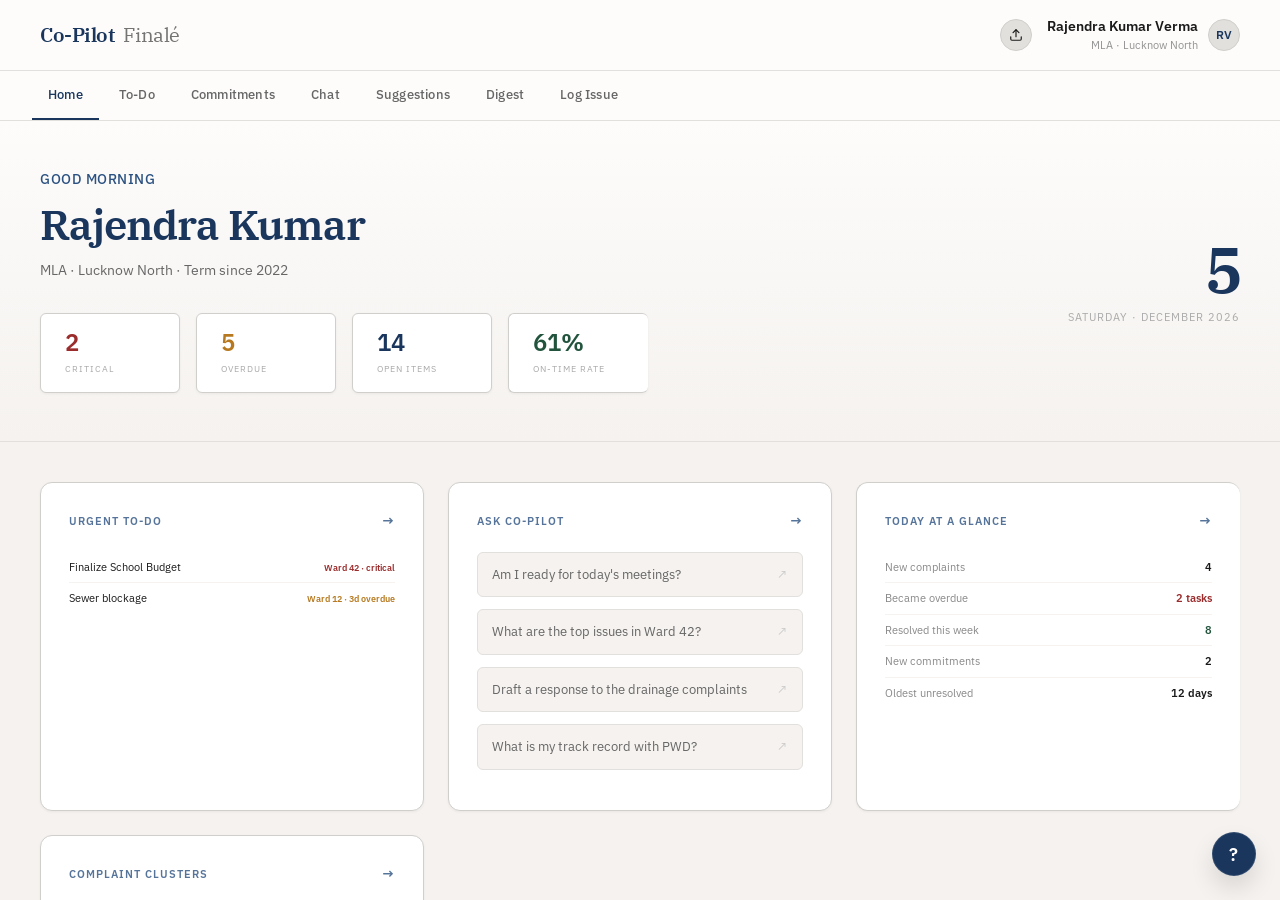
<file: index.html>
<!DOCTYPE html>
<html lang="en">

<head>
  <meta charset="UTF-8">
  <meta name="viewport" content="width=device-width, initial-scale=1.0">
  <title>Co-Pilot</title>
  <link rel="icon" type="image/png" href="static/favicon.png">
  <link rel="stylesheet" href="static/style.css">
</head>

<body>

  <div class="topbar">
    <div class="logo" onclick="goPage('home')" style="cursor: pointer;">Co-Pilot <em>Finalé</em></div>
    <div class="user-info" style="display: flex; align-items: center; gap: 15px;">
      <div onclick="goPage('upload')" style="cursor: pointer; width: 32px; height: 32px; display: flex; align-items: center; justify-content: center; border-radius: 50%; background: var(--mid); border: 1px solid var(--border); color: var(--ink);" title="Upload Meeting">
        <svg width="14" height="14" viewBox="0 0 24 24" fill="none" stroke="currentColor" stroke-width="2" stroke-linecap="round" stroke-linejoin="round"><path d="M21 15v4a2 2 0 0 1-2 2H5a2 2 0 0 1-2-2v-4"></path><polyline points="17 8 12 3 7 8"></polyline><line x1="12" y1="3" x2="12" y2="15"></line></svg>
      </div>
      <div onclick="goPage('profile')" style="display: flex; align-items: center; gap: 10px; cursor: pointer;" title="View Profile">
        <div style="text-align: right;">
          <b id="top-user-name">Loading...</b>
          <div id="top-user-sub" style="font-size: 11px; opacity: 0.7;">MLA · Loading...</div>
        </div>
        <div style="width: 32px; height: 32px; background: var(--mid); border-radius: 50%; display: flex; align-items: center; justify-content: center; font-weight: 600; color: var(--blue); font-size: 12px; border: 1px solid var(--border);">
          <span id="user-initials">..</span>
        </div>
      </div>
    </div>
  </div>

  <div class="nav">
    <div class="nav-tab active" onclick="go(this,'home')">Home</div>
    <div class="nav-tab" onclick="go(this,'todo')">To-Do</div>
    <div class="nav-tab" onclick="go(this,'commitments')">Commitments</div>
    <div class="nav-tab" onclick="go(this,'chat')">Chat</div>
    <div class="nav-tab" onclick="go(this,'suggestions')">Suggestions</div>
    <div class="nav-tab" onclick="go(this,'digest')">Digest</div>
    <div class="nav-tab" onclick="go(this,'issues')">Log Issue</div>
  </div>

  <!-- HOME -->
  <div class="page active" id="page-home">

    <div class="home-hero">
      <div>
        <div class="home-greeting" id="home-greeting-text">Good morning</div>
        <div class="home-name"><span id="hero-user-name">MLA</span></div>
        <div class="home-meta" id="hero-user-meta">Ward Profile Loading...</div>
        <div class="home-quick-stats">
          <div class="hqs">
            <div class="hqs-num red">-</div>
            <div class="hqs-lbl">Critical</div>
          </div>
          <div class="hqs">
            <div class="hqs-num amber">-</div>
            <div class="hqs-lbl">Overdue</div>
          </div>
          <div class="hqs">
            <div class="hqs-num blue">-</div>
            <div class="hqs-lbl">Open items</div>
          </div>
          <div class="hqs">
            <div class="hqs-num green">-%</div>
            <div class="hqs-lbl">On-time rate</div>
          </div>
        </div>
      </div>
      <div class="home-date-block">
        <div class="home-big-date" id="home-date-day">-</div>
        <div class="home-day" id="home-date-full">Loading...</div>
      </div>
    </div>

    <div class="home-grid">

      <!-- URGENT TODO -->
      <div class="home-card" onclick="goPage('todo')">
        <div class="home-card-label">Urgent to-do <span>→</span></div>
        <div style="color:#888;font-size:11px;padding:10px 0">Loading urgent items...</div>
      </div>

      <!-- QUICK CHAT -->
      <div class="home-card" onclick="goPage('chat')">
        <div class="home-card-label">Ask Co-Pilot <span>→</span></div>
        <div class="home-chat-prompt">
          <span>Am I ready for today's meetings?</span>
          <span class="home-chat-prompt-arrow">↗</span>
        </div>
        <div class="home-chat-prompt">
          <span>What are the top issues in Ward 42?</span>
          <span class="home-chat-prompt-arrow">↗</span>
        </div>
        <div class="home-chat-prompt">
          <span>Draft a response to the drainage complaints</span>
          <span class="home-chat-prompt-arrow">↗</span>
        </div>
        <div class="home-chat-prompt">
          <span>What is my track record with PWD?</span>
          <span class="home-chat-prompt-arrow">↗</span>
        </div>
      </div>

      <!-- TODAY'S DIGEST -->
      <div class="home-card" onclick="goPage('digest')">
        <div class="home-card-label">Today at a glance <span>→</span></div>
        <div class="home-digest-row">
          <span class="hdr-key">New complaints</span>
          <span class="hdr-val">-</span>
        </div>
        <div class="home-digest-row">
          <span class="hdr-key">Became overdue</span>
          <span class="hdr-val red">-</span>
        </div>
        <div class="home-digest-row">
          <span class="hdr-key">Resolved this week</span>
          <span class="hdr-val green">-</span>
        </div>
        <div class="home-digest-row">
          <span class="hdr-key">New commitments</span>
          <span class="hdr-val">-</span>
        </div>
        <div class="home-digest-row">
          <span class="hdr-key">Oldest unresolved</span>
          <span class="hdr-val">-</span>
        </div>
      </div>



      <!-- COMPLAINT CLUSTERS -->
      <div class="home-card" onclick="goPage('issues')">
        <div class="home-card-label">Complaint clusters <span>→</span></div>
        <div style="color:#888;font-size:11px;padding:10px 0">Loading clusters...</div>
      </div>

    </div>

  </div>
  </div>

  <div class="page" id="page-todo">
    <div class="page-title">To-Do</div>
    <div class="page-sub">
      <span id="todo-stats-summary">14 pending · 2 critical</span> · ranked by weight
      <button class="gen-btn" style="float:right;margin:0;padding:4px 10px;font-size:10px" onclick="liveEscalate()">Live Escalate</button>
    </div>

    <div style="color:#666;font-size:11px;padding:20px">Loading items...</div>
  </div>

  <!-- COMMITMENTS -->
  <div class="page" id="page-commitments">
    <div class="page-title">Commitment Tracker</div>
    <div class="page-sub">Personal accountability mirror · this month</div>

    <div class="stats-row">
      <div class="stat-box clickable" onclick="goTodo('critical')">
        <div class="stat-num red">0</div>
        <div class="stat-lbl">Critical now</div>
      </div>
      <div class="stat-box clickable" onclick="goTodo('urgent')">
        <div class="stat-num amber">0</div>
        <div class="stat-lbl">Urgent now</div>
      </div>
      <div class="stat-box clickable" onclick="goTodo()">
        <div class="stat-num blue">0</div>
        <div class="stat-lbl">Total pending</div>
      </div>
    </div>

    <div class="bar-wrap">
      <div class="bar">
        <div class="bar-fill" style="width:61%"></div>
      </div>
      <div class="bar-labels"><span>On-time rate: 61%</span><span>↑ from 45% last month</span></div>
    </div>

    <div class="section-label">Active Commitments</div>
    <div id="active-commitments-list" class="issue-list">
      <div style="color:#666;font-size:11px;padding:20px">Loading active commitments...</div>
    </div>

    <div id="history-section"></div>
  </div>

  <!-- CHAT -->
  <div class="page" id="page-chat">
    <div class="page-title">Chat</div>
    <div class="page-sub">Ask anything · Gemini 3 Flash Preview · all four databases queried locally</div>

    <div class="chat-wrap">
      <div class="chat-log">
        <div class="msg">
          <div class="msg-from">Co-Pilot · System</div>
          <div class="bubble ai">
            Welcome back, Shri Rajendra Kumar Verma. I am grounded in your latest constituency data. How can I help you today?
          </div>
        </div>
      </div>
      <div class="chat-input-row">
        <input class="chat-input" type="text"
          placeholder="Ask about your constituency, commitments, patterns, or draft a response...">
        <button class="chat-send">Send</button>
      </div>
    </div>
  </div>

  <!-- SUGGESTIONS -->
  <div class="page" id="page-suggestions">
    <div class="page-title">Suggestions</div>
    <div class="page-sub">Interactive Strategic Analyst · gemini-2.5-flash-lite</div>
    <div class="sug-input-wrap">
      <input type="text" id="sug-query" placeholder="Ask for specific strategic analysis... (e.g. 'How can I fix the drainage crisis in Ward 42?')">
      <div class="sug-btn-group">
        <button class="gen-btn" id="sug-gen-btn" onclick="generateSuggestions()">Analyze Focused Query</button>
        <button class="gen-btn btn-alt" id="sug-auto-btn" onclick="generateSuggestions(true)">Analyze on Own (Auto-Think)</button>
      </div>
    </div>

    <div id="sug-trace-container" style="display:none; margin-bottom: 20px;">
        <div class="trace-dropdown">
            <div class="trace-header" onclick="toggleTrace()">
                <span id="trace-summary">Analysing...</span>
                <span class="trace-arrow">▼</span>
            </div>
            <div id="trace-content" class="trace-content" style="display:none">
                <!-- Trace entries injected here -->
            </div>
        </div>
    </div>

    <div id="sug-results" class="issue-list" style="display:none">
      <!-- Real suggestions will be injected here -->
    </div>

    <div id="sug-followup-area" style="display:none; border-top: 1px solid var(--mid); padding-top: 24px; margin-top: 30px;">
      <div class="section-label">Refine Strategic Analysis</div>
      <div class="sug-input-wrap" style="background: var(--paper); border: 2px solid var(--ink);">
        <input type="text" id="sug-chat-input" placeholder="Ask a follow-up or refine these suggestions...">
        <button class="gen-btn" style="margin-bottom:0" onclick="sendSuggestionsFollowup()">Analyze & Append</button>
      </div>
    </div>
  </div>

  <!-- DIGEST -->
  <div class="page" id="page-digest">
    <div class="page-title">Weekly Digest</div>
    <div class="page-sub">Reflection tool · summary of last 7 days</div>

    <div id="digest-weekly">
      <div class="digest-date" id="digest-period">Week of ...</div>

      <div class="d-row clickable" onclick="drillDown('New complaints', 'new_items')">
        <span class="d-key">New complaints received</span>
        <span class="d-val" id="dw-new-issues">0</span>
      </div>
      <div class="d-row clickable" onclick="drillDown('Issues resolved', 'resolved')">
        <span class="d-key">Issues resolved this week</span>
        <span class="d-val green" id="dw-resolved">0</span>
      </div>
      <div class="d-row clickable" onclick="drillDown('Became overdue', 'became_overdue')">
        <span class="d-key">Became overdue this week</span>
        <span class="d-val red" id="dw-overdue">0</span>
      </div>
      <div class="d-row clickable" onclick="drillDown('New commitments', 'new_commitments')">
        <span class="d-key">New commitments logged</span>
        <span class="d-val" id="dw-new-commitments">0</span>
      </div>

      <div class="section-label">Current Status</div>
      <div class="d-row clickable" onclick="goTodo('critical')">
        <span class="d-key">Critical items pending</span>
        <span class="d-val red" id="dw-open-critical">0</span>
      </div>
      <div class="d-row clickable" onclick="goTodo('urgent')">
        <span class="d-key">Urgent items pending</span>
        <span class="d-val amber" id="dw-open-urgent">0</span>
      </div>
    </div>
  </div>


  <!-- UPLOAD MEETING -->
  <div class="page" id="page-upload">
    <div class="page-title">Upload Meeting</div>
    <div class="page-sub">Audio recordings, transcripts, or Parliament session files · processed locally</div>



    <div class="upload-zone" onclick="this.querySelector('input').click()" id="meeting-upload-zone">
      <div class="upload-icon">↑</div>
      <div class="upload-label" id="meeting-file-label">Drop .txt file here or click to browse</div>
      <div class="upload-sub">Transcript only (.txt) · System will extract commitments automatically</div>
      <input type="file" id="meeting-file-input" accept=".txt" style="display:none" onchange="document.getElementById('meeting-file-label').innerText = this.files[0].name">
    </div>

    <div class="section-label">Meeting details</div>

    <div class="field-row">
      <div class="field-label">Meeting date</div>
      <input class="field-input" type="date" id="meeting-date">
    </div>

    <div class="field-row">
      <div class="field-label">Meeting type</div>
      <select class="field-input" id="meeting-type">
        <option>Constituency office</option>
        <option>Department / bureaucrat</option>
        <option>Party internal</option>
        <option>Janata Darbar</option>
        <option>Parliament session</option>
        <option>Other</option>
      </select>
    </div>

    <div class="field-row">
      <div class="field-label">Participants (optional)</div>
      <input class="field-input" type="text" id="meeting-participants" placeholder="e.g. Commissioner Singh, Ward Councillor Sharma">
    </div>

    <div class="field-row">
      <div class="field-label">Notes (optional)</div>
      <textarea class="field-input" id="meeting-notes" placeholder="Any context you want the system to know about this meeting"></textarea>
    </div>

    <button class="submit-btn" id="meeting-upload-btn" onclick="uploadMeeting()">Upload and Process</button>
    <div id="meeting-upload-status" style="display:none;margin-top:12px;font-size:11px;color:var(--green)"></div>

    <div class="section-label" style="margin-top:36px">Recently uploaded</div>

    <div class="uploaded-list">
      <div style="color:#666;font-size:11px;padding:20px">Loading recent meetings...</div>
    </div>
  </div>

  <!-- LOG ISSUE -->
  <div class="page" id="page-issues">
    <div class="page-title">Log Issue</div>
    <div class="page-sub">Manual entry — physical letters, walk-ins, portal complaints</div>

    <div class="section-label">Citizen details</div>

    <div class="two-col">
      <div class="field-row">
        <div class="field-label">Citizen name</div>
        <input class="field-input" type="text" placeholder="Full name">
      </div>
      <div class="field-row">
        <div class="field-label">Contact number</div>
        <input class="field-input" type="text" placeholder="Mobile number">
      </div>
      <div class="field-row">
        <div class="field-label">Ward / Area</div>
        <input class="field-input" type="text" placeholder="Ward number or locality name">
      </div>
      <div class="field-row">
        <div class="field-label">Received via</div>
        <select class="field-input">
          <option>Physical letter</option>
          <option>Walk-in visit</option>
          <option>CPGRAMS portal</option>
          <option>State grievance portal</option>
          <option>Other portal</option>
          <option>Other</option>
        </select>
      </div>
      <div class="field-row">
        <div class="field-label">Date received</div>
        <input class="field-input" type="date">
      </div>
      <div class="field-row">
        <div class="field-label">Staff notes (optional)</div>
        <input class="field-input" type="text" placeholder="Any context from the interaction">
      </div>
      <div class="field-row full-col">
        <div class="field-label">Issue description</div>
        <textarea class="field-input"
          placeholder="Describe the complaint as closely to the citizen's own words as possible — used for clustering"></textarea>
      </div>
    </div>

    <button class="submit-btn" onclick="logIssue()">Log Issue</button>

    <div id="submit-confirm" style="display:none;margin-top:12px;font-size:11px;color:var(--green)">
      Issue logged — system will cluster and weight automatically
    </div>

    <div class="section-label" style="margin-top:36px">Recent entries</div>

    <div id="recent-complaints-list" class="issue-list">
      <div style="color:#666;font-size:11px;padding:20px">Loading recent entries...</div>
    </div>
  </div>

  <!-- PROFILE -->
  <div class="page" id="page-profile">
    <div class="page-title">Profile</div>
    <div class="page-sub">Essential details · edit and save locally</div>

    <div class="section-label">Context injection</div>

    <div style="font-size:11px;color:#888;margin-bottom:16px;line-height:1.7">
      Upload text files to inject background knowledge into DB1 — constituency reports, census data, scheme details,
      historical records, anything you want the system to know permanently.
    </div>



    <div class="upload-zone" onclick="this.querySelector('input').click()" style="margin-bottom:14px">
      <div class="upload-icon">↑</div>
      <div class="upload-label" id="ctx-file-label">Drop .txt file here or click to browse</div>
      <div class="upload-sub">Text only (.txt) · injected into DB1 as permanent context</div>
      <input type="file" id="ctx-file-input" accept=".txt" style="display:none" onchange="document.getElementById('ctx-file-label').innerText = this.files[0].name">
    </div>

    <div class="field-row">
      <div class="field-label">Label for this context file</div>
      <input class="field-input" type="text" id="ctx-label" placeholder="e.g. Ward 42 census 2024, PM Awas scheme details">
    </div>

    <button class="submit-btn" style="margin-bottom:24px" id="ctx-upload-btn" onclick="uploadContext()">Inject into DB1</button>

    <div id="inject-confirm" style="display:none;margin-bottom:16px;font-size:11px;color:var(--green)">
      Context injected — DB1 updated
    </div>

    <div class="section-label" style="margin-top:0">Injected context files</div>

    <div class="uploaded-list">
      <div style="color:#666;font-size:11px;padding:20px">Loading context files...</div>
    </div>

    <div class="section-label">MLA details</div>

    <div class="two-col">
      <div class="field-row">
        <div class="field-label">Full name</div>
        <input class="field-input" type="text" id="prof-name">
      </div>
      <div class="field-row">
        <div class="field-label">Party</div>
        <input class="field-input" type="text" id="prof-party">
      </div>
      <div class="field-row">
        <div class="field-label">Designation</div>
        <select class="field-input" id="prof-designation">
          <option>MLA</option>
          <option>MP (Lok Sabha)</option>
          <option>MP (Rajya Sabha)</option>
          <option>Municipal Councillor</option>
          <option>Other</option>
        </select>
      </div>
      <div class="field-row">
        <div class="field-label">Term start year</div>
        <input class="field-input" type="text" id="prof-term">
      </div>
      <div class="field-row">
        <div class="field-label">Official email</div>
        <input class="field-input" type="text" id="prof-email">
      </div>
      <div class="field-row">
        <div class="field-label">Office contact</div>
        <input class="field-input" type="text" id="prof-contact">
      </div>
    </div>

    <div class="section-label">Constituency details</div>

    <div class="two-col">
      <div class="field-row">
        <div class="field-label">Constituency name</div>
        <input class="field-input" type="text" id="prof-ward-name">
      </div>
      <div class="field-row">
        <div class="field-label">State</div>
        <input class="field-input" type="text" id="prof-state">
      </div>
      <div class="field-row">
        <div class="field-label">District</div>
        <input class="field-input" type="text" id="prof-district">
      </div>
      <div class="field-row">
        <div class="field-label">Total wards covered</div>
        <input class="field-input" type="text" id="prof-wards-covered">
      </div>
      <div class="field-row">
        <div class="field-label">Approximate population</div>
        <input class="field-input" type="text" id="prof-population">
      </div>
      <div class="field-row">
        <div class="field-label">Registered voters</div>
        <input class="field-input" type="text" id="prof-voters">
      </div>
    </div>

    <div class="section-label">Constituency office</div>

    <div class="two-col">
      <div class="field-row full-col">
        <div class="field-label">Office address</div>
        <input class="field-input" type="text" id="prof-address">
      </div>
      <div class="field-row">
        <div class="field-label">Janata Darbar day</div>
        <select class="field-input" id="prof-jd-day">
          <option>Monday</option>
          <option>Tuesday</option>
          <option>Wednesday</option>
          <option>Thursday</option>
          <option>Friday</option>
          <option>Saturday</option>
        </select>
      </div>
      <div class="field-row">
        <div class="field-label">Janata Darbar time</div>
        <input class="field-input" type="text" id="prof-jd-time">
      </div>
    </div>

    <div class="section-label">Staff</div>

    <div class="two-col">
      <div class="field-row">
        <div class="field-label">PA name</div>
        <input class="field-input" type="text" id="prof-pa-name">
      </div>
      <div class="field-row">
        <div class="field-label">PA contact</div>
        <input class="field-input" type="text" id="prof-pa-contact">
      </div>
      <div class="field-row">
        <div class="field-label">Office manager</div>
        <input class="field-input" type="text" id="prof-manager-name">
      </div>
      <div class="field-row">
        <div class="field-label">Office manager contact</div>
        <input class="field-input" type="text" id="prof-manager-contact">
      </div>
    </div>


    <button class="submit-btn" onclick="saveProfile()">Save Changes</button>

    <div id="prof-confirm" style="display:none;margin-top:12px;font-size:11px;color:var(--green)">
      Changes saved locally
    </div>
  </div>

  <a href="https://github.com/vassu-v/india-innovates-CivicNTech" class="ui-concept-note" target="_blank">
    <span class="uic-text">This is only the UI concept. Visit GitHub for more.</span>
    <span class="uic-icon">?</span>
  </a>

  <script src="static/script.js"></script>
</body>

</html>
</file>
<file: static/style.css>
@import url('https://fonts.googleapis.com/css2?family=IBM+Plex+Sans:wght@300;400;500;600&family=IBM+Plex+Serif:ital,wght@0,400;0,600;1,400&family=IBM+Plex+Mono:wght@400;500&display=swap');

    :root {
      --ink: #1a1a1a;
      --paper: #fdfcfb;
      --faint: #f5f2ef;
      --mid: #e2e0dd;
      --border: #d1cfcc;
      --red: #9b2c2c;
      --amber: #b7791f;
      --blue: #1a365d;
      --green: #22543d;
      --accent: #2c5282;

      --shadow-sm: 0 1px 3px rgba(0,0,0,0.05);
      --shadow-md: 0 4px 12px rgba(0,0,0,0.08);
      --shadow-lg: 0 12px 24px rgba(0,0,0,0.12);

      --radius: 6px;
      --radius-lg: 12px;
    }

    * {
      margin: 0;
      padding: 0;
      box-sizing: border-box;
    }

    body {
      background: var(--paper);
      color: var(--ink);
      font-family: 'IBM Plex Sans', -apple-system, BlinkMacSystemFont, "Segoe UI", Roboto, Helvetica, Arial, sans-serif;
      font-size: 14px;
      line-height: 1.5;
      height: 100vh;
      display: flex;
      flex-direction: column;
      overflow: hidden;
      -webkit-font-smoothing: antialiased;
    }

    .topbar {
      background: var(--paper);
      border-bottom: 1px solid var(--mid);
      padding: 16px 40px;
      display: flex;
      align-items: center;
      justify-content: space-between;
      flex-shrink: 0;
      z-index: 100;
    }

    .logo {
      font-family: 'IBM Plex Serif', serif;
      font-size: 20px;
      font-weight: 600;
      letter-spacing: -0.5px;
      color: var(--blue);
    }

    .logo em {
      font-style: normal;
      color: var(--ink);
      font-weight: 400;
      opacity: 0.6;
      margin-left: 4px;
    }

    .user-info {
      font-size: 13px;
      color: #666;
      text-align: right;
      display: flex;
      align-items: center;
      gap: 12px;
    }

    .user-info b {
      color: var(--ink);
      font-weight: 600;
      font-size: 14px;
    }

    .nav {
      background: var(--paper);
      border-bottom: 1px solid var(--mid);
      display: flex;
      flex-shrink: 0;
      padding: 0 32px;
      gap: 4px;
    }

    .nav-tab {
      padding: 14px 16px;
      font-size: 13px;
      font-weight: 500;
      letter-spacing: 0.2px;
      cursor: pointer;
      color: #666;
      border-bottom: 2px solid transparent;
      transition: all 0.2s ease;
    }

    .nav-tab:hover {
      color: var(--blue);
      background: var(--faint);
    }

    .nav-tab.active {
      color: var(--blue);
      border-bottom-color: var(--blue);
      background: transparent;
    }

    .nav-tab .badge {
      display: inline-block;
      margin-left: 6px;
      padding: 1px 5px;
      font-size: 10px;
      font-weight: 600;
      background: var(--red);
      color: white;
      border-radius: 10px;
      vertical-align: middle;
    }

    .nav-tab.active .badge {
      background: var(--blue);
      color: white;
    }

    .page {
      display: none;
      flex: 1;
      overflow-y: auto;
      padding: 32px 40px;
    }

    .page.active {
      display: block;
    }

    .page-title {
      font-family: 'IBM Plex Serif', serif;
      font-size: 22px;
      font-weight: 600;
      letter-spacing: -0.5px;
      margin-bottom: 4px;
    }

    .page-sub {
      font-size: 11px;
      color: #888;
      margin-bottom: 28px;
    }

    .sug-input-wrap {
      display: flex;
      gap: 12px;
      background: var(--faint);
      padding: 18px 22px;
      border: 1px solid var(--mid);
      margin-bottom: 30px;
      align-items: center;
      transition: all 0.3s ease;
      box-shadow: inset 0 1px 3px rgba(0,0,0,0.02);
    }
    
    .sug-input-wrap:focus-within {
      background: var(--paper);
      border-color: var(--ink);
      box-shadow: 0 4px 12px rgba(0,0,0,0.05);
    }

    #sug-query, #sug-chat-input {
      flex: 1;
      background: transparent;
      border: none;
      border-bottom: 1.5px solid var(--mid);
      color: var(--ink);
      font-family: 'IBM Plex Sans', sans-serif;
      font-size: 14px;
      padding: 10px 0;
      outline: none;
      transition: border-color 0.3s ease;
    }

    #sug-query::placeholder, #sug-chat-input::placeholder {
      color: #bbb;
      font-style: italic;
    }

    #sug-query:focus, #sug-chat-input:focus {
      border-bottom-color: var(--blue);
    }

    .sug-btn-group {
      display: flex;
      gap: 12px;
      margin-top: 15px;
      width: 100%;
    }

    .sug-btn-group .gen-btn {
      flex: 1;
      padding: 12px;
      font-size: 13px;
      letter-spacing: 0.5px;
      border-radius: 8px;
    }

    .gen-btn.btn-alt {
      background: transparent;
      border: 1.5px solid var(--accent);
      color: var(--accent);
    }

    .gen-btn.btn-alt:hover {
      background: rgba(100, 108, 255, 0.05);
      border-color: var(--accent);
      transform: translateY(-2px);
    }

    .section-label {
      font-size: 9px;
      font-weight: 600;
      text-transform: uppercase;
      letter-spacing: 1.5px;
      color: #888;
      margin-bottom: 14px;
      padding-top: 10px;
      border-top: 1px solid var(--faint);
    }

    .clickable {
      cursor: pointer;
      transition: opacity 0.2s;
    }

    .clickable:hover {
      opacity: 0.7;
    }

    .section-label:first-of-type {
      margin-top: 0;
    }

    .todo-item {
      background: white;
      border: 1px solid var(--border);
      border-left: 4px solid var(--border);
      padding: 16px 20px;
      margin-bottom: 12px;
      display: flex;
      justify-content: space-between;
      align-items: center;
      gap: 20px;
      border-radius: var(--radius);
      box-shadow: var(--shadow-sm);
      transition: all 0.2s ease;
    }

    .todo-item.c {
      border-left-color: var(--red);
    }

    .todo-item.u {
      border-left-color: var(--amber);
    }

    .todo-item.n {
      border-left-color: var(--blue);
    }

    .todo-item.l {
      border-left-color: var(--mid);
    }

    .todo-item:hover {
      background: var(--faint);
      transform: translateX(4px);
      border-color: var(--accent);
    }

    .todo-text {
      font-size: 12px;
      font-weight: 500;
      margin-bottom: 3px;
    }

    .todo-meta {
      font-size: 11px;
      color: #999;
    }

    .todo-right {
      text-align: right;
      flex-shrink: 0;
    }

    .tag {
      display: inline-block;
      font-size: 9px;
      font-weight: 600;
      letter-spacing: 1px;
      text-transform: uppercase;
      padding: 2px 6px;
      border: 1px solid currentColor;
    }

    .tag.red {
      color: var(--red);
    }

    .tag.amber {
      color: var(--amber);
    }

    .tag.blue {
      color: var(--blue);
    }

    .tag.grey {
      color: #aaa;
    }

    .tag.green {
      color: var(--green);
    }

    .overdue {
      font-size: 10px;
      color: var(--red);
      margin-top: 4px;
    }

    .due {
      font-size: 10px;
      color: var(--amber);
      margin-top: 4px;
    }

    .stats-row {
      display: grid;
      grid-template-columns: repeat(3, 1fr);
      gap: 20px;
      margin-bottom: 32px;
    }

    .stat-box {
      background: white;
      border: 1px solid var(--border);
      border-radius: var(--radius);
      padding: 24px;
      box-shadow: var(--shadow-sm);
    }

    .stat-num {
      font-family: 'IBM Plex Serif', serif;
      font-size: 36px;
      font-weight: 600;
      line-height: 1;
      margin-bottom: 6px;
    }

    .stat-num.red {
      color: var(--red);
    }

    .stat-num.green {
      color: var(--green);
    }

    .stat-num.blue {
      color: var(--blue);
    }

    .stat-lbl {
      font-size: 10px;
      letter-spacing: 1px;
      text-transform: uppercase;
      color: #888;
    }

    .bar-wrap {
      margin-bottom: 28px;
    }

    .bar {
      height: 3px;
      background: var(--faint);
      margin-bottom: 6px;
    }

    .bar-fill {
      height: 100%;
      background: var(--blue);
    }

    .bar-labels {
      display: flex;
      justify-content: space-between;
      font-size: 10px;
      color: #888;
    }

    .pattern-list {
      border-top: 1px solid var(--faint);
    }

    .pattern {
      padding: 10px 0;
      border-bottom: 1px solid var(--faint);
      font-size: 11px;
      display: flex;
      gap: 10px;
      align-items: flex-start;
    }

    .pdot {
      width: 6px;
      height: 6px;
      margin-top: 5px;
      flex-shrink: 0;
    }

    .chat-wrap {
      display: flex;
      flex-direction: column;
      height: calc(100vh - 45px - 42px - 120px);
    }

    .chat-log {
      flex: 1;
      overflow-y: auto;
      margin-bottom: 16px;
    }

    .msg {
      margin-bottom: 20px;
    }

    .msg-from {
      font-size: 9px;
      letter-spacing: 1.5px;
      text-transform: uppercase;
      color: #aaa;
      margin-bottom: 6px;
    }

    .bubble {
      padding: 16px 20px;
      font-size: 14px;
      line-height: 1.6;
      max-width: 82%;
      border-radius: var(--radius-lg);
      box-shadow: var(--shadow-sm);
    }

    .bubble.you {
      background: var(--blue);
      color: white;
      margin-left: auto;
      border-bottom-right-radius: 4px;
    }

    .bubble.ai {
      background: white;
      border: 1px solid var(--border);
      border-bottom-left-radius: 4px;
      color: var(--ink);
    }

    .sources {
      margin-top: 8px;
      font-size: 10px;
      color: #aaa;
      max-width: 82%;
    }

    .src-chip {
      display: inline-block;
      border: 1px solid var(--mid);
      padding: 2px 7px;
      margin: 2px 3px 2px 0;
      font-size: 10px;
      color: #888;
    }

    .chat-input-row {
      display: flex;
      border-top: 2px solid var(--ink);
      padding-top: 14px;
    }

    .chat-input {
      flex: 1;
      background: var(--faint);
      border: 1px solid var(--mid);
      border-right: none;
      padding: 10px 14px;
      font-family: 'IBM Plex Sans', sans-serif;
      font-size: 14px;
      color: var(--ink);
      outline: none;
    }

    .chat-input:focus {
      border-color: var(--ink);
    }

    .chat-send {
      background: var(--ink);
      color: var(--paper);
      border: none;
      padding: 10px 18px;
      font-family: 'IBM Plex Sans', sans-serif;
      font-size: 12px;
      font-weight: 600;
      letter-spacing: 0.5px;
      text-transform: uppercase;
      cursor: pointer;
    }

    .chat-send:hover {
      background: var(--blue);
    }

    .suggestion {
      background: white;
      border: 1px solid var(--border);
      border-left: 5px solid var(--mid);
      padding: 24px;
      margin-bottom: 16px;
      border-radius: var(--radius-lg);
      box-shadow: var(--shadow-sm);
      transition: all 0.3s ease;
    }

    .suggestion:hover {
      transform: scale(1.01);
      box-shadow: var(--shadow-md);
    }

    .suggestion.critical {
      border-left-color: var(--red);
    }

    .suggestion.urgent {
      border-left-color: var(--amber);
    }

    .suggestion.normal {
      border-left-color: var(--blue);
    }

    .sug-title {
      font-weight: 600;
      font-size: 12px;
      margin-bottom: 6px;
    }

    .sug-body {
      font-size: 11px;
      color: #555;
      line-height: 1.6;
    }

    .gen-btn {
      display: inline-block;
      background: var(--ink);
      color: var(--paper);
      border: none;
      padding: 10px 20px;
      font-family: 'IBM Plex Sans', sans-serif;
      font-size: 12px;
      font-weight: 600;
      letter-spacing: 0.5px;
      text-transform: uppercase;
      cursor: pointer;
      margin-bottom: 24px;
      border-radius: var(--radius);
      transition: all 0.2s ease;
    }

    .gen-btn:hover {
      background: var(--blue);
    }

    .digest-date {
      font-family: 'IBM Plex Serif', serif;
      font-size: 16px;
      font-weight: 600;
      margin-bottom: 20px;
    }

    .d-row {
      display: flex;
      justify-content: space-between;
      align-items: baseline;
      padding: 8px 0;
      border-bottom: 1px solid var(--faint);
      font-size: 12px;
      gap: 20px;
    }

    .d-row:last-child {
      border-bottom: none;
    }

    .d-key {
      color: #888;
    }

    .d-val {
      font-weight: 600;
      text-align: right;
    }

    .d-val.red {
      color: var(--red);
    }

    .d-val.green {
      color: var(--green);
    }

    .d-val.amber {
      color: var(--amber);
    }

    .digest-toggle {
      display: flex;
      margin-bottom: 24px;
      border: 1px solid var(--ink);
      width: fit-content;
    }

    .d-toggle-btn {
      padding: 7px 18px;
      font-size: 11px;
      letter-spacing: 0.5px;
      text-transform: uppercase;
      cursor: pointer;
      color: #888;
      background: none;
      border: none;
      font-family: 'IBM Plex Sans', sans-serif;
      font-weight: 600;
    }

    .d-toggle-btn.active {
      background: var(--ink);
      color: var(--paper);
    }

    .upload-zone {
      border: 2px dashed var(--mid);
      padding: 36px;
      text-align: center;
      margin-bottom: 24px;
      cursor: pointer;
    }

    .upload-zone:hover {
      border-color: var(--ink);
      background: var(--faint);
    }

    .upload-icon {
      font-size: 28px;
      margin-bottom: 10px;
    }

    .upload-label {
      font-size: 13px;
      font-weight: 500;
      margin-bottom: 6px;
    }

    .upload-sub {
      font-size: 11px;
      color: #888;
    }

    .upload-type-row {
      display: grid;
      grid-template-columns: 1fr 1fr 1fr;
      gap: 10px;
      margin-bottom: 28px;
    }

    .upload-type {
      background: white;
      border: 1px solid var(--border);
      border-radius: var(--radius);
      padding: 20px;
      cursor: pointer;
      text-align: center;
      transition: all 0.2s ease;
    }

    .upload-type:hover {
      border-color: var(--blue);
      background: var(--faint);
    }

    .upload-type.selected {
      border-color: var(--blue);
      border-width: 2px;
      box-shadow: var(--shadow-sm);
    }

    .upload-type-icon {
      font-size: 18px;
      margin-bottom: 6px;
    }

    .upload-type-name {
      font-size: 11px;
      font-weight: 600;
      margin-bottom: 2px;
    }

    .upload-type-desc {
      font-size: 10px;
      color: #888;
    }

    .field-row {
      margin-bottom: 14px;
    }

    .field-label {
      font-size: 10px;
      letter-spacing: 1px;
      text-transform: uppercase;
      color: #888;
      margin-bottom: 6px;
    }

    .field-input {
      width: 100%;
      background: var(--faint);
      border: 1px solid var(--mid);
      padding: 9px 12px;
      font-family: 'IBM Plex Sans', sans-serif;
      font-size: 14px;
      color: var(--ink);
      outline: none;
      border-radius: var(--radius);
    }

    .field-input:focus {
      border-color: var(--ink);
    }

    select.field-input {
      cursor: pointer;
    }

    .submit-btn {
      background: var(--ink);
      color: var(--paper);
      border: none;
      padding: 11px 24px;
      font-family: 'IBM Plex Sans', sans-serif;
      font-size: 12px;
      font-weight: 600;
      letter-spacing: 0.5px;
      text-transform: uppercase;
      cursor: pointer;
      margin-top: 8px;
      border-radius: var(--radius);
      transition: all 0.2s ease;
    }

    .submit-btn:hover {
      background: var(--blue);
    }

    .uploaded-list {
      margin-top: 28px;
    }

    .uploaded-item {
      display: flex;
      justify-content: space-between;
      align-items: center;
      padding: 10px 0;
      border-bottom: 1px solid var(--faint);
      font-size: 11px;
    }

    .uploaded-item:last-child {
      border-bottom: none;
    }

    .uploaded-name {
      font-weight: 500;
      margin-bottom: 2px;
    }

    .uploaded-meta {
      font-size: 10px;
      color: #aaa;
    }

    .status-chip {
      font-size: 9px;
      letter-spacing: 1px;
      padding: 2px 7px;
      text-transform: uppercase;
      font-weight: 600;
      border: 1px solid currentColor;
      flex-shrink: 0;
    }

    .status-chip.done {
      color: var(--green);
    }

    .status-chip.proc {
      color: var(--amber);
    }

    .two-col {
      display: grid;
      grid-template-columns: 1fr 1fr;
      gap: 14px;
    }

    .full-col {
      grid-column: 1 / -1;
    }

    textarea.field-input {
      resize: vertical;
      min-height: 90px;
      line-height: 1.6;
    }

    .issue-list {
      margin-top: 28px;
    }

    .issue-item {
      background: white;
      border: 1px solid var(--border);
      border-left: 4px solid var(--border);
      padding: 16px 20px;
      margin-bottom: 12px;
      display: flex;
      justify-content: space-between;
      align-items: center;
      gap: 16px;
      border-radius: var(--radius);
      box-shadow: var(--shadow-sm);
      transition: all 0.2s ease;
    }

    .issue-item.open {
      border-left-color: var(--red);
    }

    .issue-item.prog {
      border-left-color: var(--amber);
    }

    .issue-item.closed {
      border-left-color: var(--green);
    }

    .issue-item:hover {
      border-color: var(--accent);
      background: var(--faint);
    }

    .issue-text {
      font-size: 12px;
      font-weight: 500;
      margin-bottom: 3px;
    }

    .issue-meta {
      font-size: 11px;
      color: #999;
    }

    ::-webkit-scrollbar {
      width: 3px;
    }

    ::-webkit-scrollbar-track {
      background: transparent;
    }

    ::-webkit-scrollbar-thumb {
      background: var(--mid);
    }

    /* ── HOMEPAGE ── */
    #page-home {
      padding: 0;
      display: none;
      flex-direction: column;
    }

    #page-home.active {
      display: flex;
    }

    .home-hero {
      padding: 48px 40px;
      background: linear-gradient(to bottom, var(--paper), var(--faint));
      border-bottom: 1px solid var(--mid);
      display: grid;
      grid-template-columns: 1fr auto;
      gap: 40px;
      align-items: center;
    }

    .home-greeting {
      font-size: 14px;
      font-weight: 500;
      letter-spacing: 0.5px;
      text-transform: uppercase;
      color: var(--accent);
      margin-bottom: 12px;
    }

    .home-name {
      font-family: 'IBM Plex Serif', serif;
      font-size: 42px;
      font-weight: 600;
      letter-spacing: -1px;
      line-height: 1.1;
      margin-bottom: 12px;
      color: var(--blue);
    }

    .home-name em {
      font-style: italic;
      color: var(--blue);
    }

    .home-meta {
      font-size: 14px;
      color: #666;
      margin-bottom: 32px;
    }

    .home-quick-stats {
      display: flex;
      gap: 16px;
      width: fit-content;
    }

    .hqs {
      padding: 16px 24px;
      background: white;
      border: 1px solid var(--border);
      border-radius: var(--radius);
      text-align: left;
      min-width: 140px;
      box-shadow: var(--shadow-sm);
    }

    .hqs:last-child {
      border-right: none;
    }

    .hqs-num {
      font-family: 'IBM Plex Sans', sans-serif;
      font-size: 24px;
      font-weight: 600;
      line-height: 1;
      margin-bottom: 8px;
    }

    .hqs-num.red {
      color: var(--red);
    }

    .hqs-num.amber {
      color: var(--amber);
    }

    .hqs-num.blue {
      color: var(--blue);
    }

    .hqs-num.green {
      color: var(--green);
    }

    .hqs-lbl {
      font-size: 9px;
      letter-spacing: 1px;
      text-transform: uppercase;
      color: #aaa;
    }

    .home-date-block {
      text-align: right;
    }

    .home-big-date {
      font-family: 'IBM Plex Serif', serif;
      font-size: 64px;
      font-weight: 600;
      letter-spacing: -3px;
      line-height: 1;
      color: var(--blue);
      margin-bottom: 8px;
    }

    .home-day {
      font-size: 11px;
      color: #aaa;
      letter-spacing: 1px;
      text-transform: uppercase;
      text-align: right;
    }

    /* home grid */
    .home-grid {
      display: grid;
      grid-template-columns: repeat(auto-fill, minmax(320px, 1fr));
      gap: 24px;
      padding: 40px;
      background: var(--faint);
      flex: 1;
    }

    .home-card {
      background: white;
      border: 1px solid var(--border);
      border-radius: var(--radius-lg);
      padding: 28px;
      cursor: pointer;
      transition: all 0.2s ease;
      box-shadow: var(--shadow-sm);
      display: flex;
      flex-direction: column;
    }

    .home-card:hover {
      transform: translateY(-4px);
      box-shadow: var(--shadow-md);
      border-color: var(--accent);
    }

    .home-card:nth-child(3n) {
      border-right: none;
    }

    .home-card-label {
      font-size: 11px;
      font-weight: 600;
      letter-spacing: 1px;
      text-transform: uppercase;
      color: var(--accent);
      margin-bottom: 20px;
      display: flex;
      align-items: center;
      justify-content: space-between;
      opacity: 0.8;
    }

    .home-card-label span {
      font-size: 14px;
    }

    .home-urgent-item {
      padding: 7px 0;
      border-bottom: 1px solid var(--faint);
      font-size: 11px;
      display: flex;
      justify-content: space-between;
      align-items: baseline;
      gap: 10px;
    }

    .home-urgent-item:last-child {
      border-bottom: none;
    }

    .hui-text {
      white-space: nowrap;
      overflow: hidden;
      text-overflow: ellipsis;
      max-width: 200px;
    }

    .hui-tag {
      font-size: 9px;
      color: var(--red);
      font-weight: 600;
      flex-shrink: 0;
    }

    .hui-tag.amber {
      color: var(--amber);
    }

    .home-pattern {
      padding: 7px 0;
      border-bottom: 1px solid var(--faint);
      font-size: 11px;
      display: flex;
      gap: 8px;
      align-items: flex-start;
    }

    .home-pattern:last-child {
      border-bottom: none;
    }

    .home-digest-row {
      display: flex;
      justify-content: space-between;
      padding: 7px 0;
      border-bottom: 1px solid var(--faint);
      font-size: 11px;
    }

    .home-digest-row:last-child {
      border-bottom: none;
    }

    .hdr-key {
      color: #888;
    }

    .hdr-val {
      font-weight: 600;
    }

    .hdr-val.red {
      color: var(--red);
    }

    .hdr-val.green {
      color: var(--green);
    }

    .hdr-val.amber {
      color: var(--amber);
    }

    .home-chat-prompt {
      display: flex;
      align-items: center;
      gap: 12px;
      background: var(--faint);
      border: 1px solid var(--mid);
      border-radius: var(--radius);
      padding: 12px 14px;
      margin-bottom: 12px;
      cursor: pointer;
      font-size: 13px;
      color: #666;
      transition: all 0.2s ease;
    }

    .home-chat-prompt:hover {
      border-color: var(--blue);
      color: var(--blue);
      background: white;
      transform: translateX(4px);
    }

    .home-chat-prompt-arrow {
      margin-left: auto;
      color: #ccc;
    }

    .home-offline-bar {
      border-top: 1px solid var(--mid);
      padding: 8px 24px;
      display: flex;
      align-items: center;
      gap: 20px;
      font-size: 10px;
      color: #aaa;
      background: var(--faint);
      flex-shrink: 0;
    }

    .offline-dot {
      width: 6px;
      height: 6px;
      background: var(--green);
      border-radius: 0;
      display: inline-block;
      margin-right: 5px;
    }

.trace-dropdown {
    border: 1px solid var(--border);
    background: var(--faint);
    border-radius: var(--radius);
    margin-top: 10px;
    overflow: hidden;
}

.trace-header {
    padding: 12px 16px;
    cursor: pointer;
    display: flex;
    justify-content: space-between;
    align-items: center;
    font-size: 12px;
    font-weight: 600;
    color: var(--blue);
    background: white;
    border-bottom: 1px solid var(--border);
}

.trace-content {
    padding: 20px;
    max-height: 400px;
    overflow-y: auto;
    background: var(--faint);
}

.trace-entry {
    margin-bottom: 12px;
    border-bottom: 1px solid var(--mid);
    padding-bottom: 8px;
}

.trace-entry:last-child {
    margin-bottom: 0;
    border-bottom: none;
    padding-bottom: 0;
}

.trace-meta {
    font-size: 9px;
    text-transform: uppercase;
    color: #888;
    margin-bottom: 4px;
}

.trace-text {
    font-size: 11px;
    color: var(--ink);
    line-height: 1.5;
}

.trace-tool {
    font-size: 10px;
    color: var(--blue);
    margin-top: 6px;
    font-style: italic;
}

.ui-concept-note {
    position: fixed;
    bottom: 24px;
    right: 24px;
    height: 44px;
    width: 44px;
    background: var(--blue);
    color: white;
    border-radius: 22px;
    display: flex;
    align-items: center;
    justify-content: flex-end;
    text-decoration: none;
    box-shadow: var(--shadow-lg);
    z-index: 1000;
    transition: all 0.4s cubic-bezier(0.19, 1, 0.22, 1);
    cursor: pointer;
    overflow: hidden;
    padding: 0;
    border: 1px solid rgba(255,255,255,0.1);
}

.uic-text {
    font-size: 12px;
    font-weight: 500;
    white-space: nowrap;
    opacity: 0;
    transform: translateX(20px);
    transition: all 0.3s ease;
    margin-right: 0;
    width: 0;
    pointer-events: none;
}

.uic-icon {
    width: 44px;
    height: 44px;
    display: flex;
    align-items: center;
    justify-content: center;
    font-weight: 600;
    font-size: 18px;
    flex-shrink: 0;
}

.ui-concept-note:hover {
    width: 360px;
    background: var(--ink);
    padding-left: 24px;
}

.ui-concept-note:hover .uic-text {
    opacity: 1;
    transform: translateX(0);
    width: auto;
    margin-right: 8px;
}

.ui-concept-note:hover .uic-icon {
    transform: rotate(360deg);
}
</file>
